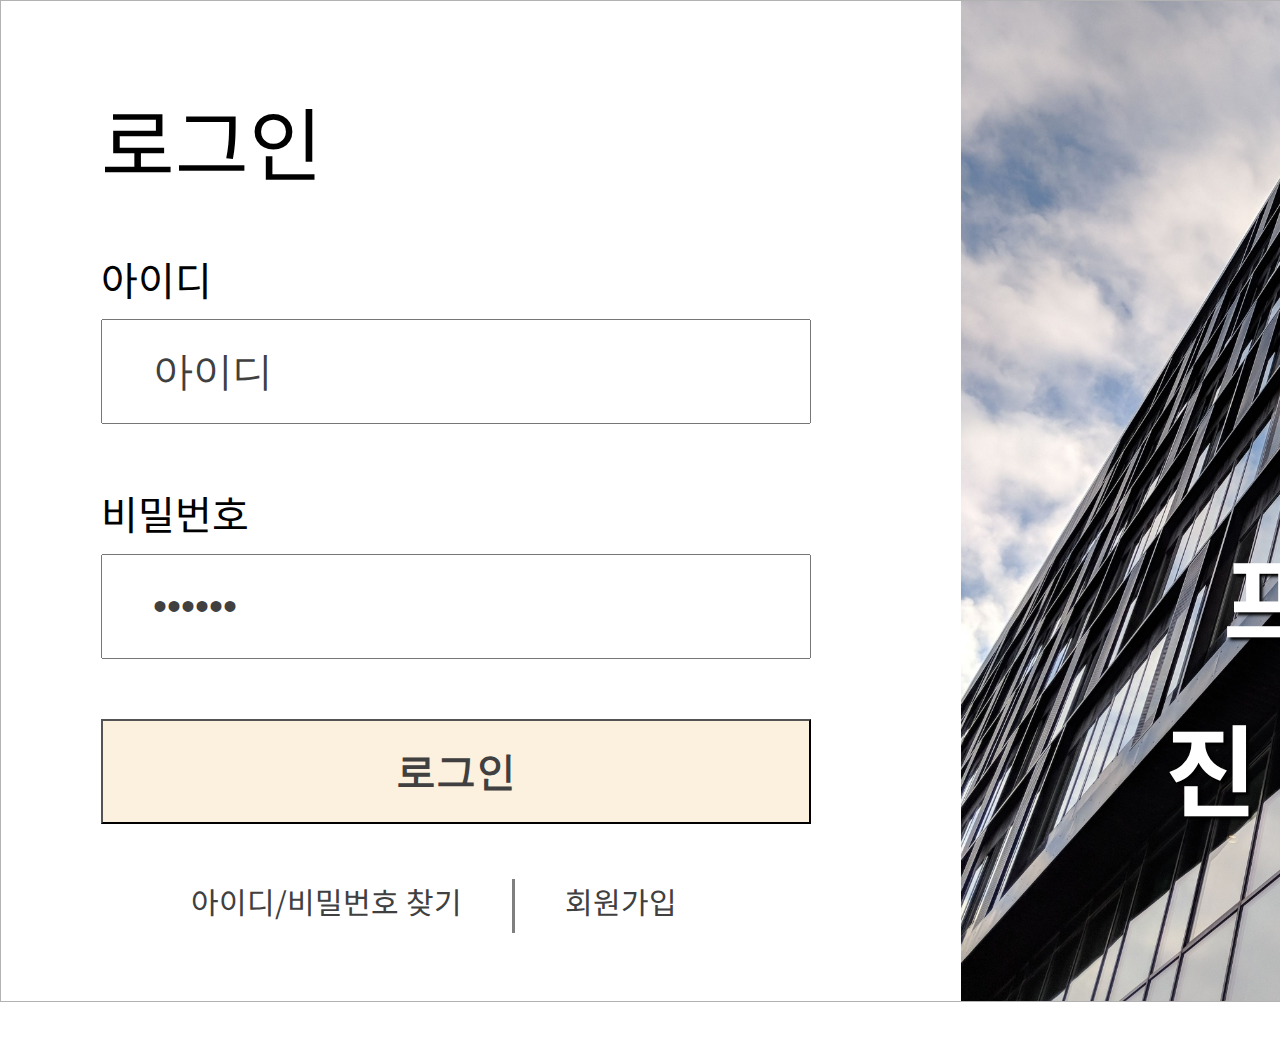
<file: sub/loginpop.html>
<!doctype html>
<html>
    <head>
    <meta charset="utf-8">
    <title>로그인</title>
    <link href="../css/login.css" type="text/css" rel="stylesheet">
</head>

<body>
    <section id="login">
        <a class="reset" href="#"><img src="../images/menu/menu_icon_reset.png" alt="취소버튼"></a>
        <div class="login_desc">
            <h2>로그인</h2>
            <p>아이디</p>
            <input type="text" value="아이디">
            <p>비밀번호</p>
            <input type="password" value="비밀번호입력">
            <p>
                <input type="submit" value="로그인">
            </p>
            <p class="id_password"><a href="#">아이디/비밀번호 찾기</a></p>
            <p class="sign"><a href="#">회원가입</a></p>


        </div>

        <div class="login_bg">
            <img src="../images/login/login_logo.png" alt="정아한방병원 ORIENTAL MEDICAL CLINIC">
            <p>맞 춤 형
                <br>프 리 미 엄
                <br>진 료 서 비 스
            </p>


        </div>



    </section>

</body></html>
</file>
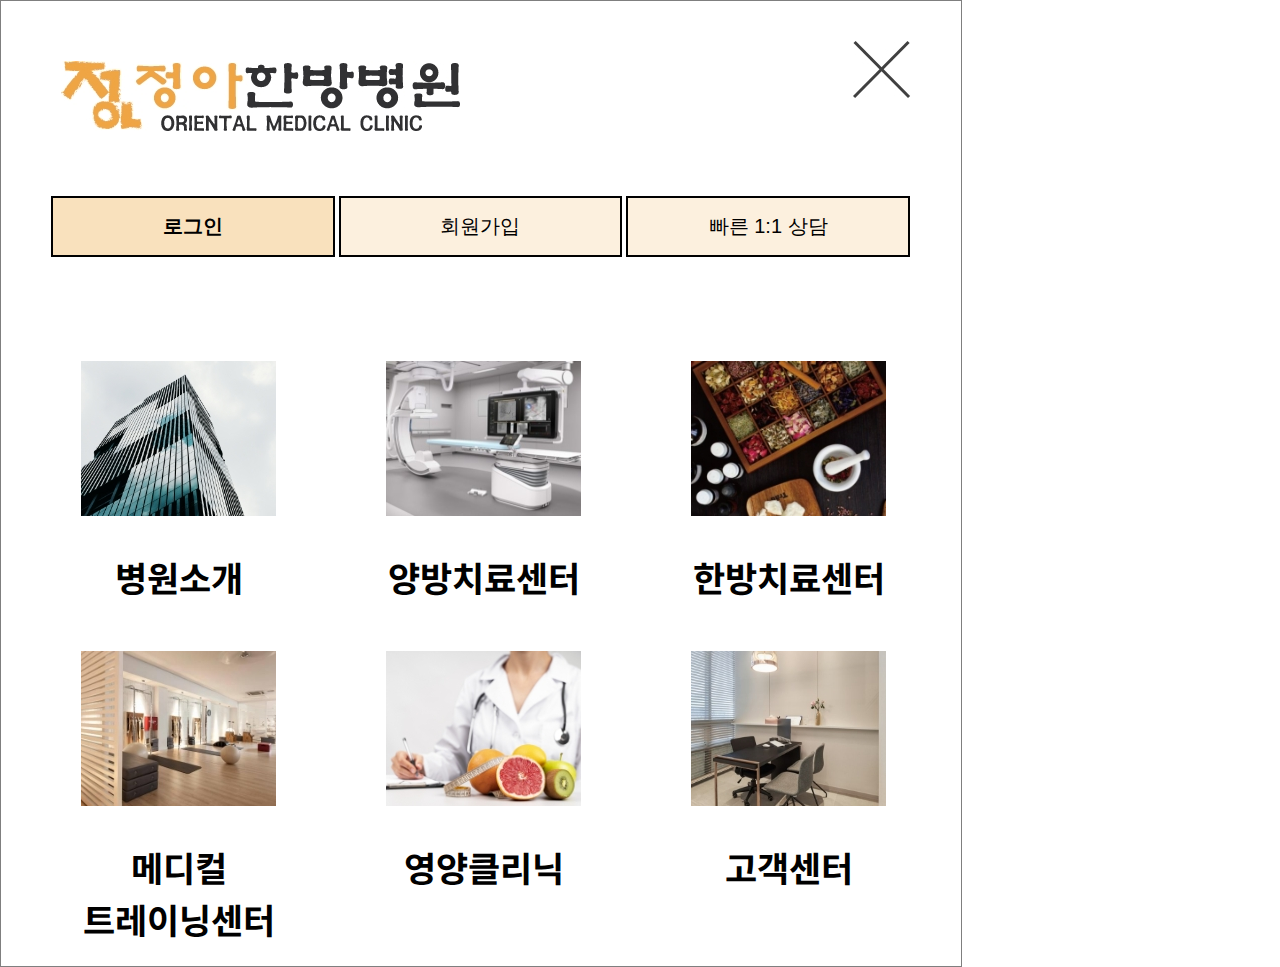
<file: sub/menu.html>
<!doctype html>
<html>
    <head>

    <meta charset="utf-8">
    <title>전체메뉴</title>
    <link href="../css/menu.css" type="text/css" rel="stylesheet">
</head>

<body>
    <section id="menu">
        <h1 class="menu_logo"><img src="../images/menu/menu_logo.jpg" alt="정아한방병원 ORIENTAL MEDICAL CLINIC">
        </h1>
        <p class="reset"><a href="#"><img src="../images/menu/menu_icon_reset.jpg"></a></p>

        <div class="login">
            <input type="button" value="로그인">
            <input type="button" value="회원가입">
            <input type="button" value="빠른 1:1 상담">
        </div>

        <div class="introduction"><a href="introduction.html">
                <p>병원소개</p>
            </a></div>
        <div class="clinic"><a href="#">
                <p>양방치료센터</p>
            </a></div>
        <div class="oriental"><a href="oriental.html">
                <p>한방치료센터</p>
            </a></div>
        <div class="training"><a href="training.html">
                <p>메디컬<br>트레이닝센터</p>
            </a></div>
        <div class="nutritional"><a href="nutritional.html">
                <p>영양클리닉</p>
            </a></div>
        <div class="cs"><a href="#">
                <p>고객센터</p>
            </a></div>




    </section>


</body></html>
</file>
<file: css/login.css>
@charset "utf-8";
@import url('https://fonts.googleapis.com/css2?family=Noto+Sans+KR&display=swap');

* {
    margin: 0;
    padding: 0;
}

ol,
ul {
    list-style: none;
}

a:visited,
a:hover,
a:link,
a:active {
    text-decoration: none;
    color: #000;
}

body {
    font-family: 'Noto Sans KR', sans-serif;
    font-size: 16px;
    line-height: 26px;
    color: #000;
}

#login {
    width: 1920px;
    height: 1000px;
    border: 1px solid rgba(0, 0, 0, 0.3);
    position: relative;
}

#login .reset {
    position: absolute;
    right: 55px;
    top: 55px;
}

#login .login_desc {
    float: left;
    width: 960px;
    box-sizing: border-box;
    padding: 80px 0 125px 100px;
}

#login .login_desc h2 {
    font-size: 80px;
    font-weight: 400;
    line-height: 1.49;
    padding-bottom: 50px;
}

#login .login_desc p {
    font-size: 40px;
    line-height: 1.48;
    padding-bottom: 10px;
}

#login .login_desc input {
    width: 710px;
    height: 105px;
    box-sizing: border-box;
    padding: 20px 50px 20px;
    font-size: 40px;
    color: #404041;
    margin-bottom: 60px;
}

#login .login_desc input[type="submit"] {
    background: rgba(240, 180, 90, 0.2);
    font-weight: bold;
    margin-bottom: 45px;
}

#login .login_desc .id_password {
    float: left;
    border-right: 3px solid rgba(0, 0, 0, 0.5);
    padding-right: 50px;
    padding-left: 90px;
    font-size: 30px;
}

#login .login_desc .id_password a {
    color: #404041;
}

#login .login_desc .id_password a:hover {
    text-decoration: underline;
}

#login .login_desc .sign {
    float: left;
    padding-left: 50px;
    font-size: 30px;
}

#login .login_desc .sign a {
    color: #404041;
}

#login .login_desc .sign a:hover {
    text-decoration: underline;
}

#login .login_bg {
    float: left;
    width: 960px;
    height: 1000px;
    background: url(../images/login/login_img.jpg) no-repeat top left;
    box-sizing: border-box;
    padding-top: 80px;
    text-align: center;
}

#login .login_bg img {
    padding-bottom: 50px;
    border-bottom: 5px solid #fff;
}

#login .login_bg p {
    font-size: 100px;
    line-height: 1.7;
    color: #fff;
    text-shadow: 3px 3px 3px #000;
    font-weight: bold;
}
</file>
<file: css/menu.css>
@charset "utf-8";
@import url('https://fonts.googleapis.com/css2?family=Noto+Sans+KR&display=swap');

* {
    margin: 0;
    padding: 0;
}

ol,
ul {
    list-style: none;
}

a:visited,
a:hover,
a:link,
a:active {
    text-decoration: none;
    color: #000;
}

body {
    font-family: 'Noto Sans KR', sans-serif;
    font-size: 16px;
    line-height: 26px;
    color: #000;
}

#menu {
    width: 960px;
    height: 965px;
    background: #fff;
    border: 1px solid rgba(0, 0, 0, 0.5);
    position: relative;
}

#menu .menu_logo {
    position: absolute;
    left: 60px;
    top: 60px;
}

#menu .reset {
    position: absolute;
    right: 50px;
    top: 40px;
}

#menu .login {
    width: 860px;
    height: 60px;
    position: absolute;
    left: 50px;
    top: 195px;
}

#menu .login > input {
    width: calc(100%/3 - 3px);
    box-sizing: border-box;
    padding: 15px 0;
    border: 2px solid #000;
    background: rgba(240, 180, 90, 0.2);
    font-size: 20px;
}

#menu .login > input:first-child {
    font-weight: bold;
    background: rgba(240, 180, 90, 0.4);
}

#menu .introduction {
    width: 195px;
    height: 240px;
    position: absolute;
    left: 80px;
    top: 360px;
    text-align: center;
    background: url(../images/menu/menu_img1.jpg) no-repeat top left;
    box-sizing: border-box;
    padding-top: 190px;
    font-size: 35px;
    font-weight: bold;
    line-height: 1.49;
    transition: 0.5s;
}

#menu .introduction:hover {
    transform: scale(1.1, 1.1);
}

#menu .clinic {
    width: 195px;
    height: 240px;
    position: absolute;
    left: 385px;
    top: 360px;
    text-align: center;
    background: url(../images/menu/menu_img2.jpg) no-repeat top left;
    box-sizing: border-box;
    padding-top: 190px;
    font-size: 35px;
    font-weight: bold;
    line-height: 1.49;
    transition: 0.5s;
}

#menu .clinic:hover {
    transform: scale(1.1, 1.1);
}

#menu .oriental {
    width: 195px;
    height: 240px;
    position: absolute;
    left: 690px;
    top: 360px;
    text-align: center;
    background: url(../images/menu/menu_img3.jpg) no-repeat top left;
    box-sizing: border-box;
    padding-top: 190px;
    font-size: 35px;
    font-weight: bold;
    line-height: 1.49;
    transition: 0.5s;
}

#menu .oriental:hover {
    transform: scale(1.1, 1.1);
}

#menu .training {
    width: 195px;
    height: 270px;
    position: absolute;
    left: 80px;
    top: 650px;
    text-align: center;
    background: url(../images/menu/menu_img4.jpg) no-repeat top left;
    box-sizing: border-box;
    padding-top: 190px;
    font-size: 35px;
    font-weight: bold;
    line-height: 1.49;
    transition: 0.5s;
}

#menu .training:hover {
    transform: scale(1.1, 1.1);
}

#menu .nutritional {
    width: 195px;
    height: 240px;
    position: absolute;
    left: 385px;
    top: 650px;
    text-align: center;
    background: url(../images/menu/menu_img5.jpg) no-repeat top left;
    box-sizing: border-box;
    padding-top: 190px;
    font-size: 35px;
    font-weight: bold;
    line-height: 1.49;
    transition: 0.5s;
}

#menu .nutritional:hover {
    transform: scale(1.1, 1.1);
}

#menu .cs {
    width: 195px;
    height: 240px;
    position: absolute;
    left: 690px;
    top: 650px;
    text-align: center;
    background: url(../images/menu/menu_img6.jpg) no-repeat top left;
    box-sizing: border-box;
    padding-top: 190px;
    font-size: 35px;
    font-weight: bold;
    line-height: 1.49;
    transition: 0.5s;
}

#menu .cs:hover {
    transform: scale(1.1, 1.1);
}
</file>
